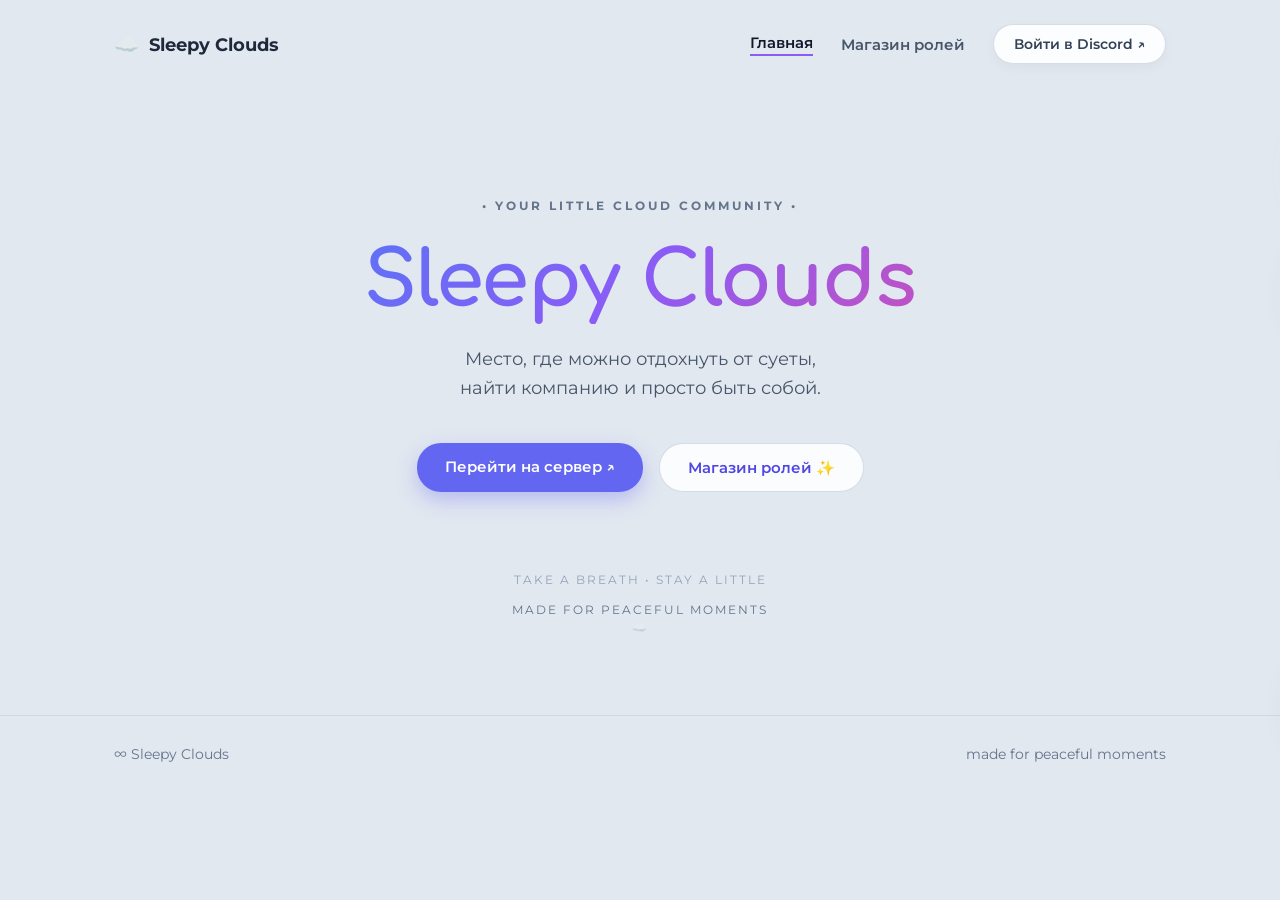
<file: index.html>
<!DOCTYPE html>
<html lang="ru">
<head>
    <meta charset="UTF-8">
    <meta name="viewport" content="width=device-width, initial-scale=1.0">
    <title>Sleepy Clouds — Your Little Cloud Community</title>
    <link rel="stylesheet" href="style.css">
    <link rel="preconnect" href="https://fonts.googleapis.com">
    <link rel="preconnect" href="https://fonts.gstatic.com" crossorigin>
    <link href="https://fonts.googleapis.com/css2?family=Comfortaa:wght@500;700&family=Montserrat:wght@400;500;600;700&display=swap" rel="stylesheet">
</head>
<body>
    <!-- Чёткие и видимые облака на фоне -->
    <div class="clouds-wrapper">
        <div class="cloud cloud-1"></div>
        <div class="cloud cloud-2"></div>
        <div class="cloud cloud-3"></div>
        <div class="cloud cloud-4"></div>
    </div>

    <!-- Шапка сайта -->
    <header class="header">
        <div class="container header-container">
            <div class="logo">
                <span class="logo-icon">☁️</span>
                <span class="logo-text">Sleepy Clouds</span>
            </div>
            <nav class="nav">
                <a href="index.html" class="nav-link active">Главная</a>
                <a href="roles.html" class="nav-link">Магазин ролей</a>
                <a href="https://discord.com/channels/@me" target="_blank" class="nav-discord-btn">Войти в Discord ↗</a>
            </nav>
        </div>
    </header>

    <main class="main">
        <!-- Главный баннер (Hero) -->
        <section id="hero" class="hero-section">
            <div class="container hero-container">
                <div class="tagline">• YOUR LITTLE CLOUD COMMUNITY •</div>
                <h1 class="main-title">Sleepy Clouds</h1>
                <p class="subtitle">Место, где можно отдохнуть от суеты,<br>найти компанию и просто быть собой.</p>
                
                <div class="hero-buttons">
                    <a href="https://discord.com/channels/@me" target="_blank" class="btn btn-primary">Перейти на сервер ↗</a>
                    <a href="roles.html" class="btn btn-secondary">Магазин ролей ✨</a>
                </div>

                <div class="scroll-hint">
                    <span>take a breath • stay a little</span>
                    <div class="scroll-arrow">MADE FOR PEACEFUL MOMENTS<br>☁️</div>
                </div>
            </div>
        </section>
    </main>

    <footer class="footer">
        <div class="container footer-container">
            <span>∞ Sleepy Clouds</span>
            <span>made for peaceful moments</span>
        </div>
    </footer>

    <script src="script.js"></script>
</body>
</html>
</file>
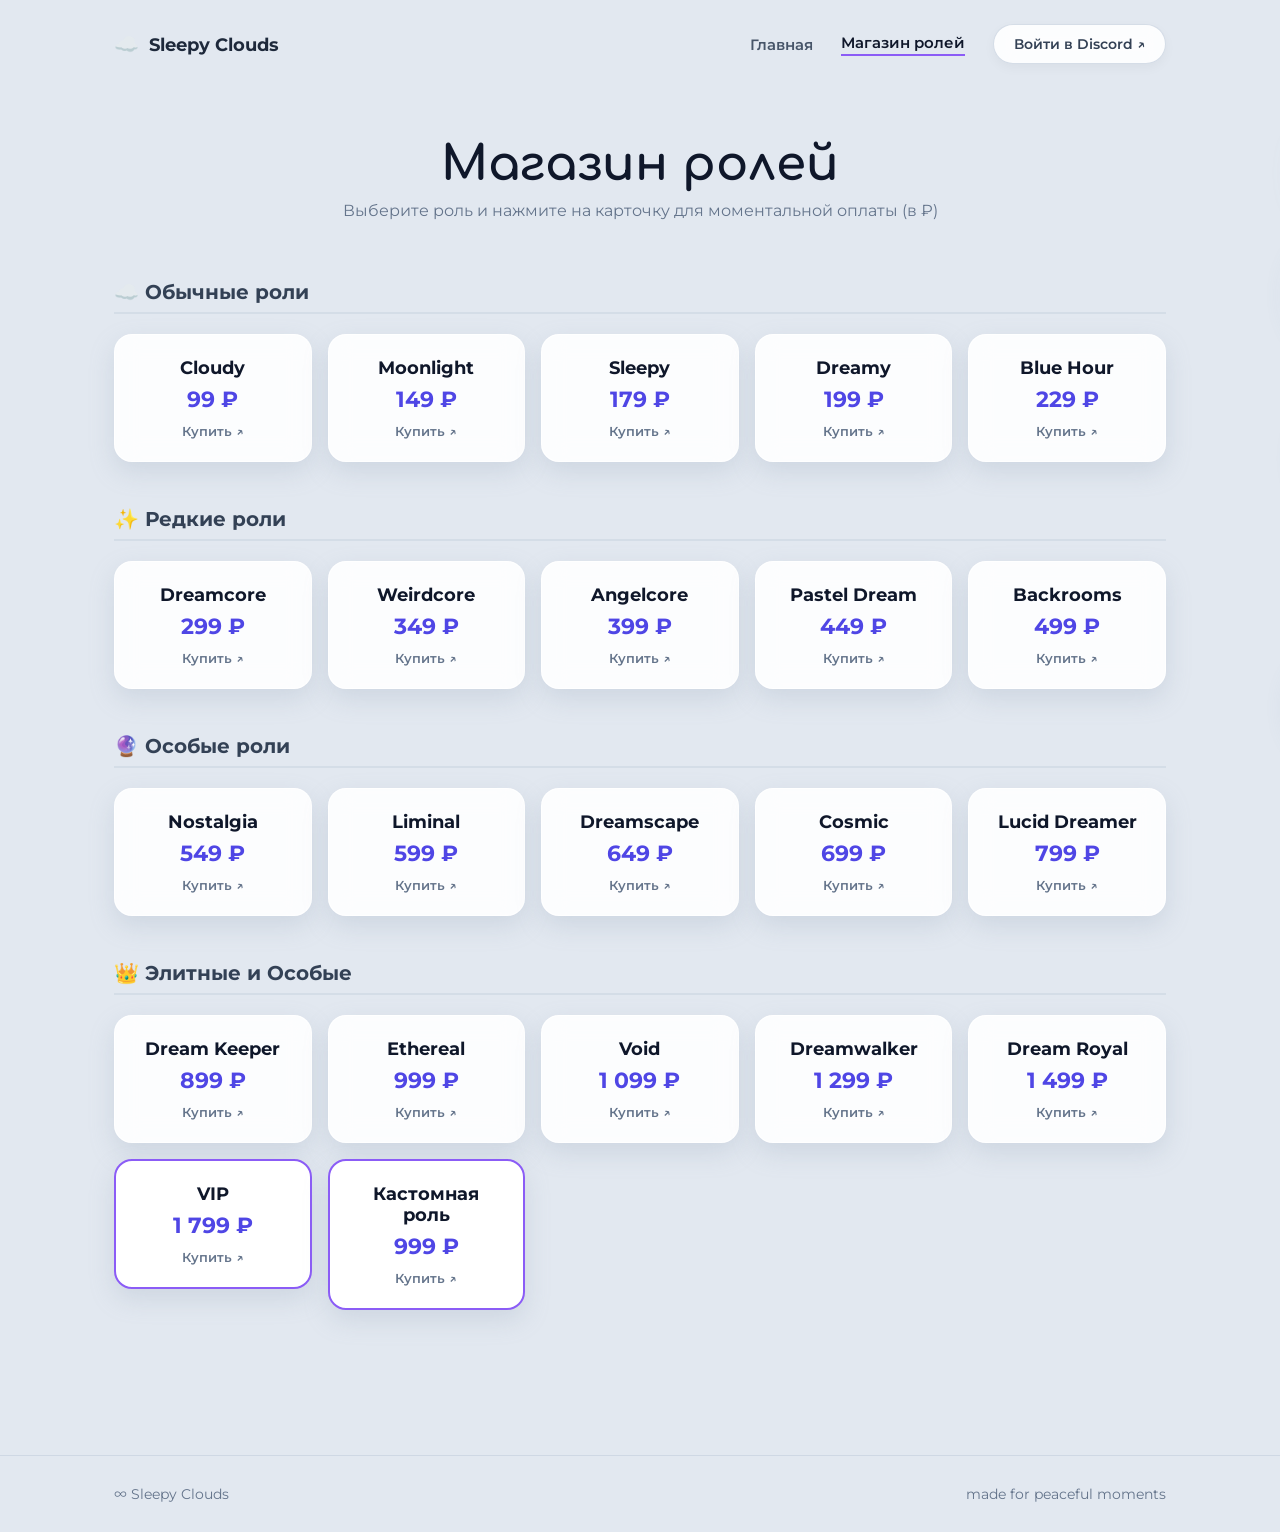
<file: roles.html>
<!DOCTYPE html>
<html lang="ru">
<head>
    <meta charset="UTF-8">
    <meta name="viewport" content="width=device-width, initial-scale=1.0">
    <title>Магазин ролей — Sleepy Clouds</title>
    <link rel="stylesheet" href="style.css">
    <link rel="preconnect" href="https://fonts.googleapis.com">
    <link rel="preconnect" href="https://fonts.gstatic.com" crossorigin>
    <link href="https://fonts.googleapis.com/css2?family=Comfortaa:wght@500;700&family=Montserrat:wght@400;500;600;700&display=swap" rel="stylesheet">
</head>
<body>
    <!-- Чёткие плывущие облака -->
    <div class="clouds-wrapper">
        <div class="cloud cloud-1"></div>
        <div class="cloud cloud-2"></div>
        <div class="cloud cloud-3"></div>
        <div class="cloud cloud-4"></div>
    </div>

    <!-- Шапка сайта -->
    <header class="header">
        <div class="container header-container">
            <div class="logo">
                <span class="logo-icon">☁️</span>
                <span class="logo-text">Sleepy Clouds</span>
            </div>
            <nav class="nav">
                <a href="index.html" class="nav-link">Главная</a>
                <a href="roles.html" class="nav-link active">Магазин ролей</a>
                <a href="https://discord.com/channels/@me" target="_blank" class="nav-discord-btn">Войти в Discord ↗</a>
            </nav>
        </div>
    </header>

    <main class="main">
        <section class="roles-page-hero">
            <div class="container">
                <h1 class="page-title">Магазин ролей</h1>
                <p class="page-subtitle">Выберите роль и нажмите на карточку для моментальной оплаты (в ₽)</p>
            </div>
        </section>

        <!-- Отдельный автономный магазин ролей -->
        <section class="roles-section">
            <div class="container">

                <!-- Обычные роли -->
                <div class="category-block">
                    <h3 class="category-title">☁️ Обычные роли</h3>
                    <div class="roles-grid">
                        <a href="https://www.donationalerts.com/r/ryka_max" target="_blank" class="role-card-link">
                            <div class="role-card">
                                <h4>Cloudy</h4>
                                <div class="price">99 ₽</div>
                                <div class="buy-tag">Купить ↗</div>
                            </div>
                        </a>
                        <a href="https://www.donationalerts.com/r/ryka_max" target="_blank" class="role-card-link">
                            <div class="role-card">
                                <h4>Moonlight</h4>
                                <div class="price">149 ₽</div>
                                <div class="buy-tag">Купить ↗</div>
                            </div>
                        </a>
                        <a href="https://www.donationalerts.com/r/ryka_max" target="_blank" class="role-card-link">
                            <div class="role-card">
                                <h4>Sleepy</h4>
                                <div class="price">179 ₽</div>
                                <div class="buy-tag">Купить ↗</div>
                            </div>
                        </a>
                        <a href="https://www.donationalerts.com/r/ryka_max" target="_blank" class="role-card-link">
                            <div class="role-card">
                                <h4>Dreamy</h4>
                                <div class="price">199 ₽</div>
                                <div class="buy-tag">Купить ↗</div>
                            </div>
                        </a>
                        <a href="https://www.donationalerts.com/r/ryka_max" target="_blank" class="role-card-link">
                            <div class="role-card">
                                <h4>Blue Hour</h4>
                                <div class="price">229 ₽</div>
                                <div class="buy-tag">Купить ↗</div>
                            </div>
                        </a>
                    </div>
                </div>

                <!-- Редкие роли -->
                <div class="category-block">
                    <h3 class="category-title">✨ Редкие роли</h3>
                    <div class="roles-grid">
                        <a href="https://www.donationalerts.com/r/ryka_max" target="_blank" class="role-card-link">
                            <div class="role-card">
                                <h4>Dreamcore</h4>
                                <div class="price">299 ₽</div>
                                <div class="buy-tag">Купить ↗</div>
                            </div>
                        </a>
                        <a href="https://www.donationalerts.com/r/ryka_max" target="_blank" class="role-card-link">
                            <div class="role-card">
                                <h4>Weirdcore</h4>
                                <div class="price">349 ₽</div>
                                <div class="buy-tag">Купить ↗</div>
                            </div>
                        </a>
                        <a href="https://www.donationalerts.com/r/ryka_max" target="_blank" class="role-card-link">
                            <div class="role-card">
                                <h4>Angelcore</h4>
                                <div class="price">399 ₽</div>
                                <div class="buy-tag">Купить ↗</div>
                            </div>
                        </a>
                        <a href="https://www.donationalerts.com/r/ryka_max" target="_blank" class="role-card-link">
                            <div class="role-card">
                                <h4>Pastel Dream</h4>
                                <div class="price">449 ₽</div>
                                <div class="buy-tag">Купить ↗</div>
                            </div>
                        </a>
                        <a href="https://www.donationalerts.com/r/ryka_max" target="_blank" class="role-card-link">
                            <div class="role-card">
                                <h4>Backrooms</h4>
                                <div class="price">499 ₽</div>
                                <div class="buy-tag">Купить ↗</div>
                            </div>
                        </a>
                    </div>
                </div>

                <!-- Особые роли -->
                <div class="category-block">
                    <h3 class="category-title">🔮 Особые роли</h3>
                    <div class="roles-grid">
                        <a href="https://www.donationalerts.com/r/ryka_max" target="_blank" class="role-card-link">
                            <div class="role-card">
                                <h4>Nostalgia</h4>
                                <div class="price">549 ₽</div>
                                <div class="buy-tag">Купить ↗</div>
                            </div>
                        </a>
                        <a href="https://www.donationalerts.com/r/ryka_max" target="_blank" class="role-card-link">
                            <div class="role-card">
                                <h4>Liminal</h4>
                                <div class="price">599 ₽</div>
                                <div class="buy-tag">Купить ↗</div>
                            </div>
                        </a>
                        <a href="https://www.donationalerts.com/r/ryka_max" target="_blank" class="role-card-link">
                            <div class="role-card">
                                <h4>Dreamscape</h4>
                                <div class="price">649 ₽</div>
                                <div class="buy-tag">Купить ↗</div>
                            </div>
                        </a>
                        <a href="https://www.donationalerts.com/r/ryka_max" target="_blank" class="role-card-link">
                            <div class="role-card">
                                <h4>Cosmic</h4>
                                <div class="price">699 ₽</div>
                                <div class="buy-tag">Купить ↗</div>
                            </div>
                        </a>
                        <a href="https://www.donationalerts.com/r/ryka_max" target="_blank" class="role-card-link">
                            <div class="role-card">
                                <h4>Lucid Dreamer</h4>
                                <div class="price">799 ₽</div>
                                <div class="buy-tag">Купить ↗</div>
                            </div>
                        </a>
                    </div>
                </div>

                <!-- Элитные и Кастомные роли -->
                <div class="category-block">
                    <h3 class="category-title">👑 Элитные и Особые</h3>
                    <div class="roles-grid">
                        <a href="https://www.donationalerts.com/r/ryka_max" target="_blank" class="role-card-link">
                            <div class="role-card">
                                <h4>Dream Keeper</h4>
                                <div class="price">899 ₽</div>
                                <div class="buy-tag">Купить ↗</div>
                            </div>
                        </a>
                        <a href="https://www.donationalerts.com/r/ryka_max" target="_blank" class="role-card-link">
                            <div class="role-card">
                                <h4>Ethereal</h4>
                                <div class="price">999 ₽</div>
                                <div class="buy-tag">Купить ↗</div>
                            </div>
                        </a>
                        <a href="https://www.donationalerts.com/r/ryka_max" target="_blank" class="role-card-link">
                            <div class="role-card">
                                <h4>Void</h4>
                                <div class="price">1 099 ₽</div>
                                <div class="buy-tag">Купить ↗</div>
                            </div>
                        </a>
                        <a href="https://www.donationalerts.com/r/ryka_max" target="_blank" class="role-card-link">
                            <div class="role-card">
                                <h4>Dreamwalker</h4>
                                <div class="price">1 299 ₽</div>
                                <div class="buy-tag">Купить ↗</div>
                            </div>
                        </a>
                        <a href="https://www.donationalerts.com/r/ryka_max" target="_blank" class="role-card-link">
                            <div class="role-card">
                                <h4>Dream Royal</h4>
                                <div class="price">1 499 ₽</div>
                                <div class="buy-tag">Купить ↗</div>
                            </div>
                        </a>
                        <a href="https://www.donationalerts.com/r/ryka_max" target="_blank" class="role-card-link">
                            <div class="role-card featured">
                                <h4>VIP</h4>
                                <div class="price">1 799 ₽</div>
                                <div class="buy-tag">Купить ↗</div>
                            </div>
                        </a>
                        <a href="https://www.donationalerts.com/r/ryka_max" target="_blank" class="role-card-link">
                            <div class="role-card featured">
                                <h4>Кастомная роль</h4>
                                <div class="price">999 ₽</div>
                                <div class="buy-tag">Купить ↗</div>
                            </div>
                        </a>
                    </div>
                </div>

            </div>
        </section>
    </main>

    <footer class="footer">
        <div class="container footer-container">
            <span>∞ Sleepy Clouds</span>
            <span>made for peaceful moments</span>
        </div>
    </footer>

    <script src="script.js"></script>
</body>
</html>
</file>
<file: style.css>
* {
    box-sizing: border-box;
    margin: 0;
    padding: 0;
}

body {
    font-family: 'Montserrat', sans-serif;
    background: #e2e8f0;
    color: #334155;
    min-height: 100vh;
    overflow-x: hidden;
    position: relative;
}

/* === ВЫРАЗИТЕЛЬНЫЕ И ЧЁТКИЕ ОБЛАКА === */
.clouds-wrapper {
    position: fixed;
    top: 0;
    left: 0;
    width: 100%;
    height: 100%;
    pointer-events: none;
    z-index: 0;
    overflow: hidden;
}

.cloud {
    position: absolute;
    background: rgba(255, 255, 255, 0.95);
    border-radius: 100px;
    filter: blur(4px); /* Меньше блюра для четкости */
    box-shadow: 0 15px 35px rgba(148, 163, 184, 0.4), inset 0 -5px 15px rgba(203, 213, 225, 0.5);
    animation: moveLeft linear infinite;
}

.cloud::before, .cloud::after {
    content: '';
    position: absolute;
    background: inherit;
    border-radius: 50%;
}

.cloud-1 {
    width: 320px;
    height: 100px;
    top: 12%;
    right: -350px;
    animation-duration: 40s;
}
.cloud-1::before { width: 140px; height: 140px; top: -60px; left: 50px; }
.cloud-1::after { width: 100px; height: 100px; top: -40px; left: 160px; }

.cloud-2 {
    width: 450px;
    height: 130px;
    top: 42%;
    right: -480px;
    animation-duration: 60s;
    animation-delay: -18s;
    opacity: 0.9;
}
.cloud-2::before { width: 180px; height: 180px; top: -80px; left: 70px; }
.cloud-2::after { width: 130px; height: 130px; top: -50px; left: 220px; }

.cloud-3 {
    width: 280px;
    height: 90px;
    top: 72%;
    right: -300px;
    animation-duration: 48s;
    animation-delay: -8s;
    opacity: 0.95;
}
.cloud-3::before { width: 120px; height: 120px; top: -50px; left: 40px; }
.cloud-3::after { width: 90px; height: 90px; top: -30px; left: 130px; }

.cloud-4 {
    width: 380px;
    height: 110px;
    top: 25%;
    right: -400px;
    animation-duration: 52s;
    animation-delay: -30s;
    opacity: 0.85;
}
.cloud-4::before { width: 150px; height: 150px; top: -65px; left: 60px; }

@keyframes moveLeft {
    0% {
        transform: translateX(0);
    }
    100% {
        transform: translateX(-135vw);
    }
}

.container {
    max-width: 1100px;
    margin: 0 auto;
    padding: 0 24px;
    position: relative;
    z-index: 1;
}

/* === ШАПКА === */
.header {
    padding: 24px 0;
}

.header-container {
    display: flex;
    justify-content: space-between;
    align-items: center;
}

.logo {
    display: flex;
    align-items: center;
    gap: 10px;
    font-weight: 700;
    font-size: 1.15rem;
    color: #1e293b;
}

.logo-icon {
    font-size: 1.25rem;
}

.nav {
    display: flex;
    align-items: center;
    gap: 28px;
}

.nav-link {
    text-decoration: none;
    color: #475569;
    font-size: 0.95rem;
    font-weight: 600;
    transition: color 0.2s;
}

.nav-link:hover, .nav-link.active {
    color: #0f172a;
    border-bottom: 2px solid #8b5cf6;
    padding-bottom: 2px;
}

.nav-discord-btn {
    background: rgba(255, 255, 255, 0.9);
    border: 1px solid rgba(203, 213, 225, 0.8);
    padding: 10px 20px;
    border-radius: 20px;
    color: #334155;
    text-decoration: none;
    font-size: 0.9rem;
    font-weight: 600;
    backdrop-filter: blur(10px);
    transition: all 0.2s;
    box-shadow: 0 4px 12px rgba(0,0,0,0.04);
}

.nav-discord-btn:hover {
    background: #ffffff;
    box-shadow: 0 6px 18px rgba(0,0,0,0.08);
    transform: translateY(-1px);
}

/* === ГЛАВНАЯ СЕКЦИЯ (HERO) === */
.hero-section {
    padding: 110px 0 80px;
    text-align: center;
}

.tagline {
    font-size: 0.75rem;
    letter-spacing: 3px;
    color: #64748b;
    font-weight: 700;
    margin-bottom: 25px;
}

.main-title {
    font-family: 'Comfortaa', cursive, sans-serif;
    font-size: 4.8rem;
    font-weight: 700;
    margin-bottom: 20px;
    background: linear-gradient(135deg, #3b82f6 0%, #8b5cf6 50%, #ec4899 100%);
    -webkit-background-clip: text;
    -webkit-text-fill-color: transparent;
    letter-spacing: -1px;
}

.subtitle {
    font-size: 1.15rem;
    color: #475569;
    line-height: 1.6;
    margin-bottom: 40px;
}

.hero-buttons {
    display: flex;
    justify-content: center;
    gap: 16px;
    margin-bottom: 80px;
}

.btn {
    text-decoration: none;
    padding: 14px 28px;
    border-radius: 24px;
    font-weight: 600;
    font-size: 0.95rem;
    transition: all 0.25s;
}

.btn-primary {
    background: #6366f1;
    color: #ffffff;
    box-shadow: 0 8px 20px rgba(99, 102, 241, 0.35);
}

.btn-primary:hover {
    background: #4f46e5;
    transform: translateY(-2px);
    box-shadow: 0 12px 25px rgba(99, 102, 241, 0.45);
}

.btn-secondary {
    background: rgba(255, 255, 255, 0.85);
    color: #4f46e5;
    border: 1px solid rgba(203, 213, 225, 0.8);
    backdrop-filter: blur(10px);
}

.btn-secondary:hover {
    background: #ffffff;
    transform: translateY(-2px);
    box-shadow: 0 8px 20px rgba(0,0,0,0.06);
}

.scroll-hint {
    margin-top: 40px;
    font-size: 0.75rem;
    color: #94a3b8;
    letter-spacing: 2px;
    text-transform: uppercase;
}

.scroll-arrow {
    margin-top: 15px;
    font-size: 0.75rem;
    color: #64748b;
    line-height: 1.4;
}

/* === СТРАНИЦА РОЛЕЙ === */
.roles-page-hero {
    text-align: center;
    padding: 50px 0 20px;
}

.page-title {
    font-family: 'Comfortaa', cursive;
    font-size: 3rem;
    color: #0f172a;
    margin-bottom: 10px;
}

.page-subtitle {
    color: #64748b;
    font-size: 1rem;
}

.roles-section {
    padding: 40px 0 100px;
}

.category-block {
    margin-bottom: 45px;
}

.category-title {
    font-size: 1.25rem;
    color: #334155;
    margin-bottom: 20px;
    border-bottom: 2px solid rgba(203, 213, 225, 0.6);
    padding-bottom: 8px;
}

.roles-grid {
    display: grid;
    grid-template-columns: repeat(auto-fill, minmax(190px, 1fr));
    gap: 16px;
}

.role-card-link {
    text-decoration: none;
    color: inherit;
}

.role-card {
    background: rgba(255, 255, 255, 0.9);
    backdrop-filter: blur(12px);
    border: 1px solid rgba(255, 255, 255, 0.9);
    border-radius: 18px;
    padding: 22px;
    text-align: center;
    box-shadow: 0 10px 25px rgba(148, 163, 184, 0.25);
    transition: all 0.25s ease;
}

.role-card-link:hover .role-card {
    transform: translateY(-5px);
    background: #ffffff;
    box-shadow: 0 15px 35px rgba(139, 92, 246, 0.3);
    border-color: #8b5cf6;
}

.role-card.featured {
    border: 2px solid #8b5cf6;
    background: #ffffff;
}

.role-card h4 {
    font-size: 1.1rem;
    color: #0f172a;
    margin-bottom: 8px;
}

.role-card .price {
    font-size: 1.35rem;
    font-weight: 700;
    color: #4f46e5;
    margin-bottom: 12px;
}

.buy-tag {
    font-size: 0.8rem;
    color: #64748b;
    font-weight: 600;
    transition: color 0.2s;
}

.role-card-link:hover .buy-tag {
    color: #8b5cf6;
}

/* === ФУТЕР === */
.footer {
    padding: 30px 0;
    border-top: 1px solid rgba(203, 213, 225, 0.8);
    font-size: 0.85rem;
    color: #64748b;
}

.footer-container {
    display: flex;
    justify-content: space-between;
    align-items: center;
}
</file>
